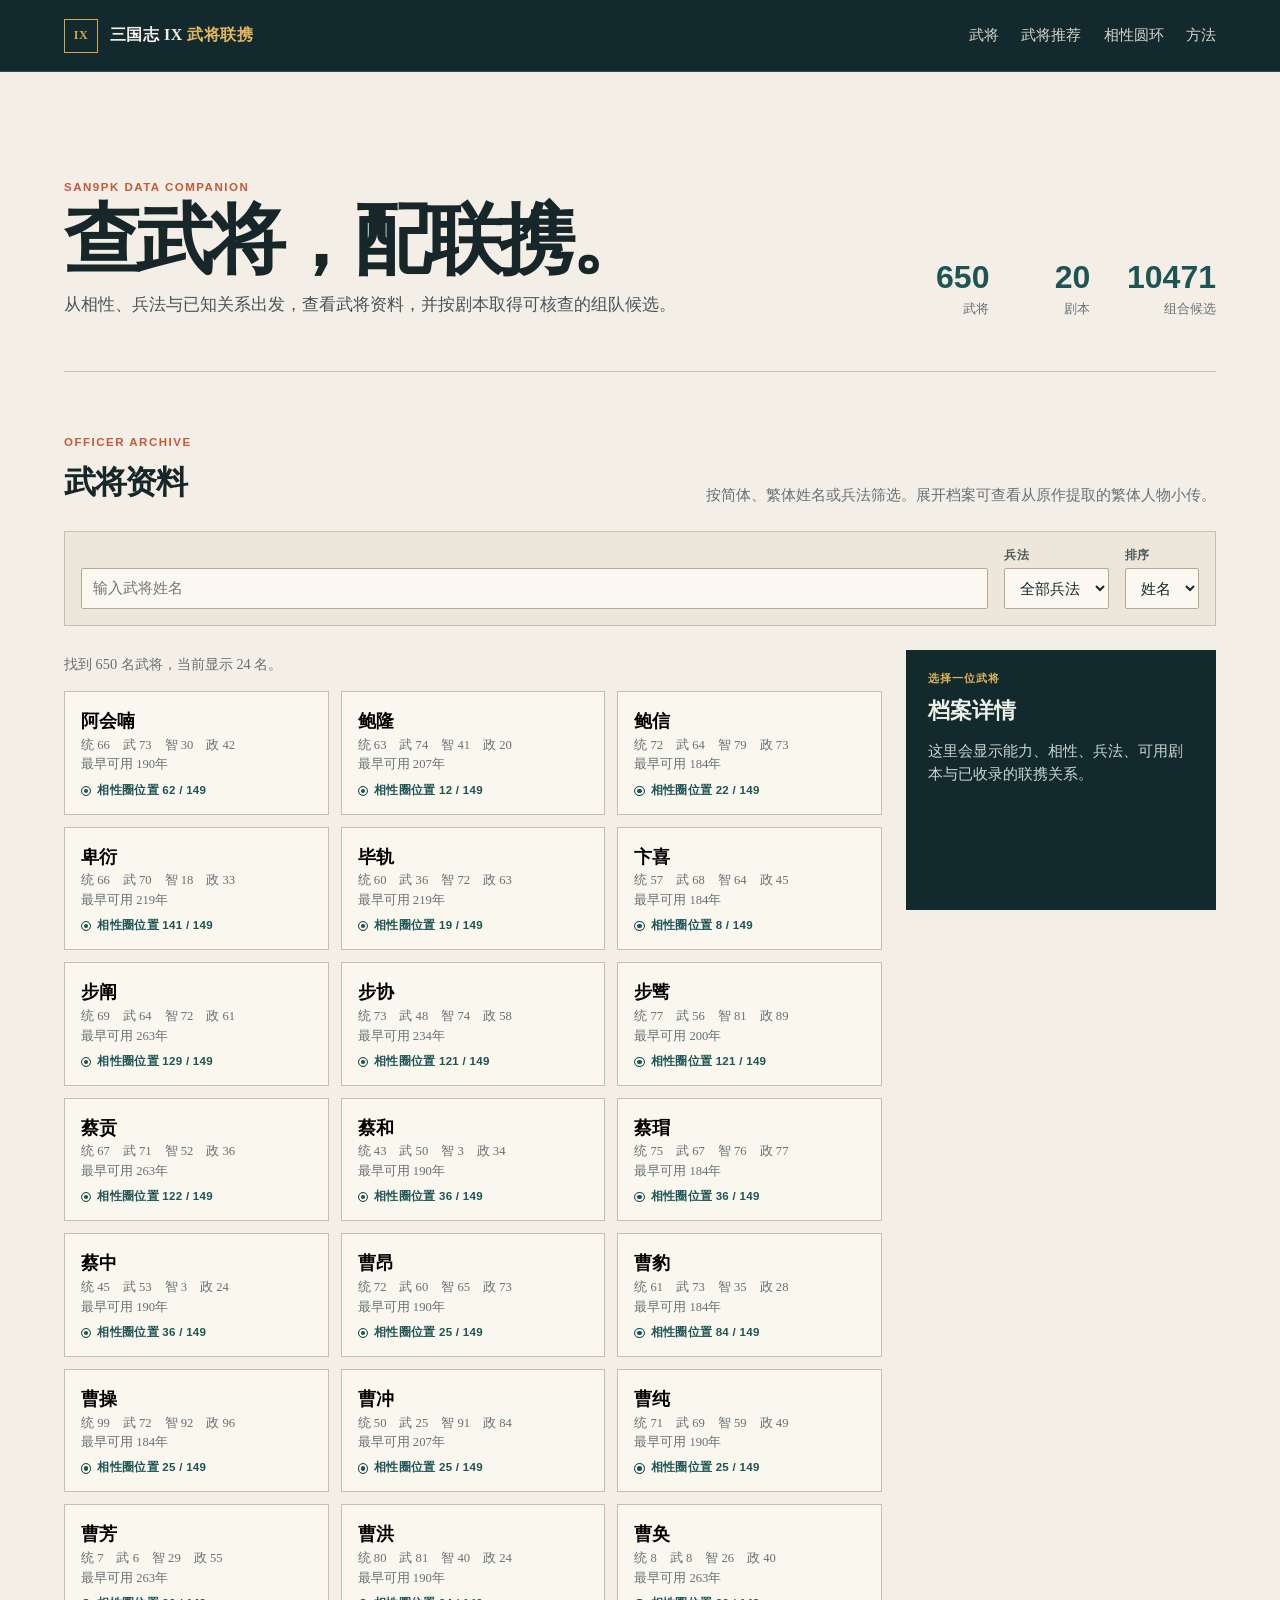
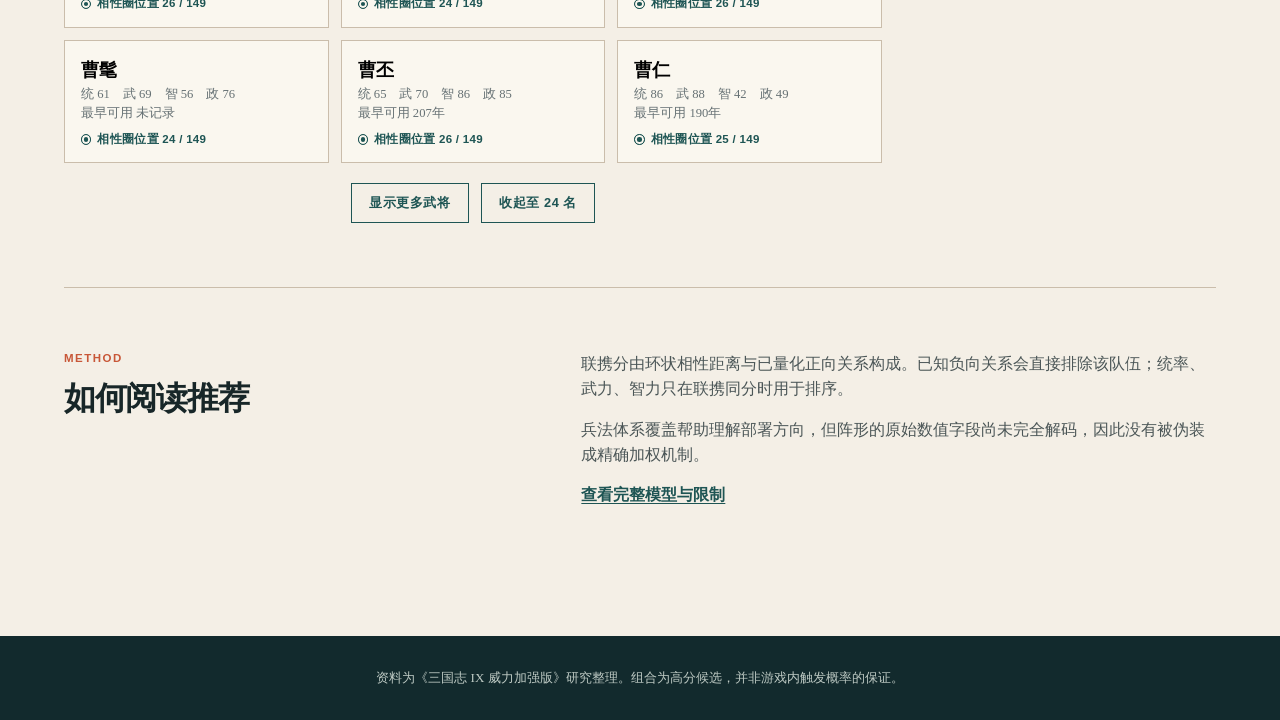
<file: index.html>
<!doctype html>
<html lang="zh-Hans">
  <head>
    <meta charset="UTF-8" />
    <meta name="viewport" content="width=device-width, initial-scale=1.0" />
    <meta name="description" content="《三国志 IX 威力加强版》武将资料、兵法联携与剧本组合推荐。" />
    <title>三国志 IX 武将联携</title>
    <link rel="icon" type="image/svg+xml" href="assets/favicon.svg" />
    <link rel="stylesheet" href="assets/styles.css?v=20260922.12" />
  </head>
  <body>
    <header class="site-header">
      <a class="brand" href="#top" aria-label="三国志 IX 武将联携首页"><span class="brand-mark">IX</span><span>三国志 IX <em>武将联携</em></span></a>
      <nav aria-label="页面导航"><a href="index.html" aria-current="page">武将</a><a href="recommendations.html">武将推荐</a><a href="affinity.html">相性圆环</a><a href="#method">方法</a></nav>
    </header>
    <main id="top">
      <section class="intro" aria-labelledby="page-title">
        <div><p class="eyebrow">SAN9PK DATA COMPANION</p><h1 id="page-title">查武将，配联携。</h1><p>从相性、兵法与已知关系出发，查看武将资料，并按剧本取得可核查的组队候选。</p></div>
        <dl class="data-counts" aria-label="数据库摘要"><div><dt id="officer-count">—</dt><dd>武将</dd></div><div><dt id="scenario-count">—</dt><dd>剧本</dd></div><div><dt id="recommendation-count">—</dt><dd>组合候选</dd></div></dl>
      </section>
      <section id="officers" class="workspace" aria-labelledby="officers-title">
        <div class="section-heading"><div><p class="eyebrow">OFFICER ARCHIVE</p><h2 id="officers-title">武将资料</h2></div><p>按简体、繁体姓名或兵法筛选。展开档案可查看从原作提取的繁体人物小传。</p></div>
        <div class="filter-row">
          <label class="search-field"><span class="sr-only">搜索武将</span><input id="officer-search" type="search" placeholder="输入武将姓名" autocomplete="off" /></label>
          <label><span>兵法</span><select id="tactic-filter"><option value="">全部兵法</option></select></label>
          <label><span>排序</span><select id="officer-sort"><option value="name">姓名</option><option value="command">统率</option><option value="strength">武力</option><option value="intelligence">智力</option><option value="affinity">相性</option></select></label>
        </div>
        <div class="officer-layout"><div><p id="officer-status" class="result-status" aria-live="polite"></p><div id="officer-list" class="officer-grid"></div><div class="result-actions"><button id="load-more-officers" class="load-more" type="button" hidden>显示更多武将</button><button id="collapse-officers" class="load-more" type="button" hidden>收起至 24 名</button></div></div><aside id="officer-detail" class="detail-panel" aria-live="polite"><p class="panel-kicker">选择一位武将</p><h3>档案详情</h3><p>这里会显示能力、相性、兵法、可用剧本与已收录的联携关系。</p></aside></div>
      </section>
      <section id="method" class="method-section" aria-labelledby="method-title"><div><p class="eyebrow">METHOD</p><h2 id="method-title">如何阅读推荐</h2></div><div class="method-copy"><p>联携分由环状相性距离与已量化正向关系构成。已知负向关系会直接排除该队伍；统率、武力、智力只在联携同分时用于排序。</p><p>兵法体系覆盖帮助理解部署方向，但阵形的原始数值字段尚未完全解码，因此没有被伪装成精确加权机制。</p><a href="docs/linkage-model.md">查看完整模型与限制</a></div></section>
    </main>
    <footer>资料为《三国志 IX 威力加强版》研究整理。组合为高分候选，并非游戏内触发概率的保证。</footer>
    <script type="module" src="assets/app.js?v=20260922.12"></script>
  </body>
</html>
</file>
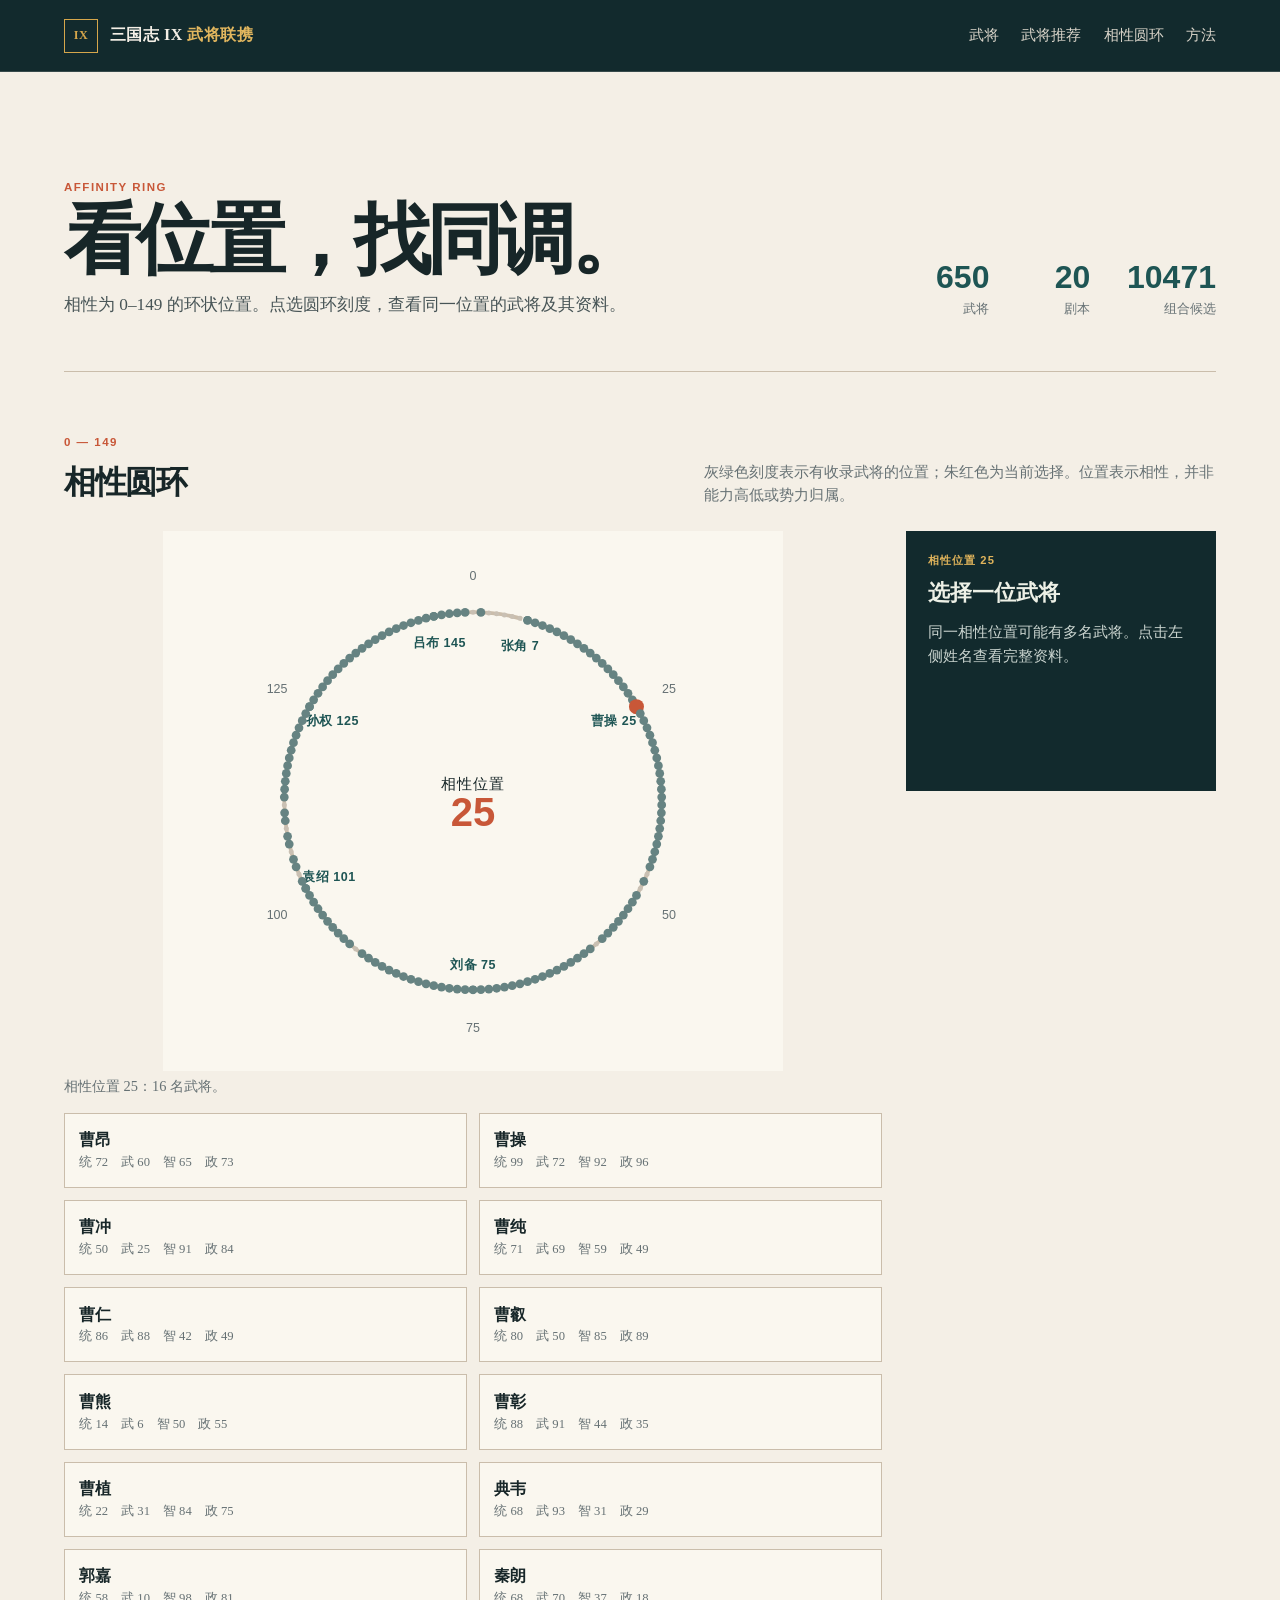
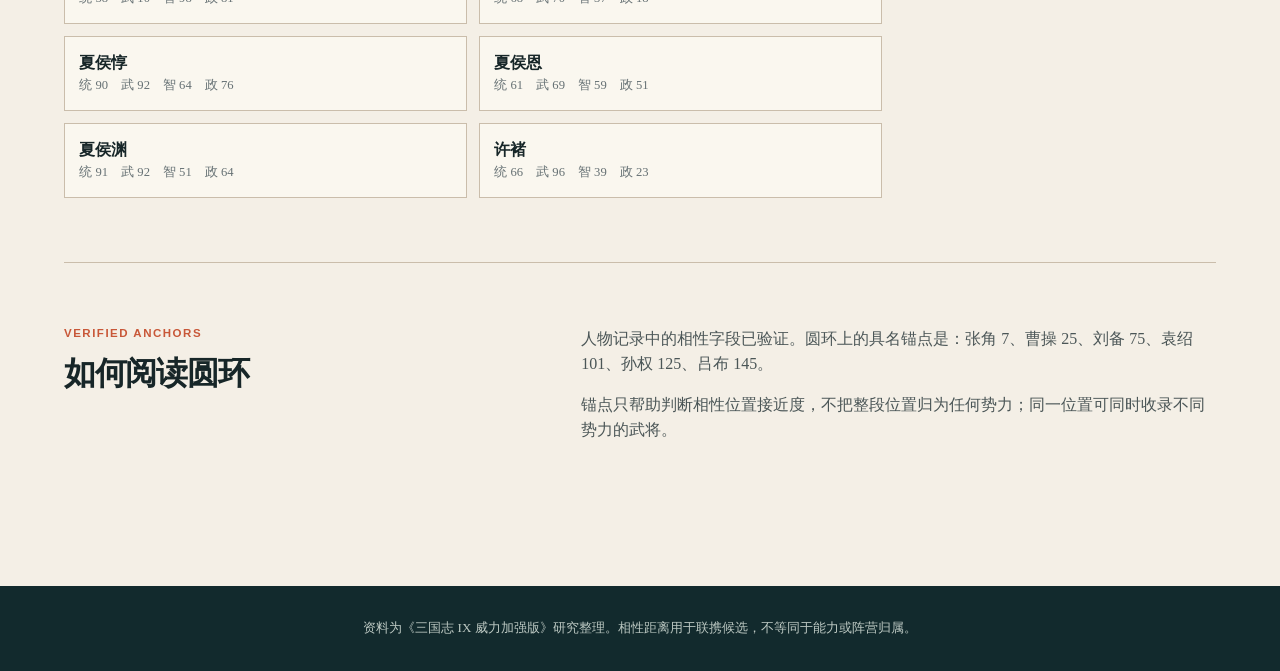
<file: affinity.html>
<!doctype html>
<html lang="zh-Hans">
  <head>
    <meta charset="UTF-8" />
    <meta name="viewport" content="width=device-width, initial-scale=1.0" />
    <meta name="description" content="《三国志 IX 威力加强版》武将相性位置的互动圆环。" />
    <title>相性圆环｜三国志 IX 武将联携</title>
    <link rel="icon" type="image/svg+xml" href="assets/favicon.svg" />
    <link rel="stylesheet" href="assets/styles.css?v=20260922.12" />
  </head>
  <body>
    <header class="site-header">
      <a class="brand" href="index.html" aria-label="三国志 IX 武将联携首页"><span class="brand-mark">IX</span><span>三国志 IX <em>武将联携</em></span></a>
      <nav aria-label="页面导航"><a href="index.html">武将</a><a href="recommendations.html">武将推荐</a><a href="affinity.html" aria-current="page">相性圆环</a><a href="#method">方法</a></nav>
    </header>
    <main id="top">
      <section class="intro" aria-labelledby="page-title">
        <div><p class="eyebrow">AFFINITY RING</p><h1 id="page-title">看位置，找同调。</h1><p>相性为 0–149 的环状位置。点选圆环刻度，查看同一位置的武将及其资料。</p></div>
        <dl class="data-counts" aria-label="数据库摘要"><div><dt id="officer-count">—</dt><dd>武将</dd></div><div><dt id="scenario-count">—</dt><dd>剧本</dd></div><div><dt id="recommendation-count">—</dt><dd>组合候选</dd></div></dl>
      </section>
      <section class="workspace" aria-labelledby="affinity-title">
        <div class="section-heading"><div><p class="eyebrow">0 — 149</p><h2 id="affinity-title">相性圆环</h2></div><p>灰绿色刻度表示有收录武将的位置；朱红色为当前选择。位置表示相性，并非能力高低或势力归属。</p></div>
        <div class="affinity-layout"><div><div id="affinity-ring" class="affinity-ring-wrap"></div><p id="affinity-status" class="result-status" aria-live="polite"></p><div id="affinity-officer-list" class="affinity-officer-list"></div></div><aside id="affinity-detail" class="detail-panel" aria-live="polite"></aside></div>
      </section>
      <section id="method" class="method-section" aria-labelledby="method-title"><div><p class="eyebrow">VERIFIED ANCHORS</p><h2 id="method-title">如何阅读圆环</h2></div><div class="method-copy"><p>人物记录中的相性字段已验证。圆环上的具名锚点是：张角 7、曹操 25、刘备 75、袁绍 101、孙权 125、吕布 145。</p><p>锚点只帮助判断相性位置接近度，不把整段位置归为任何势力；同一位置可同时收录不同势力的武将。</p></div></section>
    </main>
    <footer>资料为《三国志 IX 威力加强版》研究整理。相性距离用于联携候选，不等同于能力或阵营归属。</footer>
    <script type="module" src="assets/app.js?v=20260922.12"></script>
  </body>
</html>
</file>
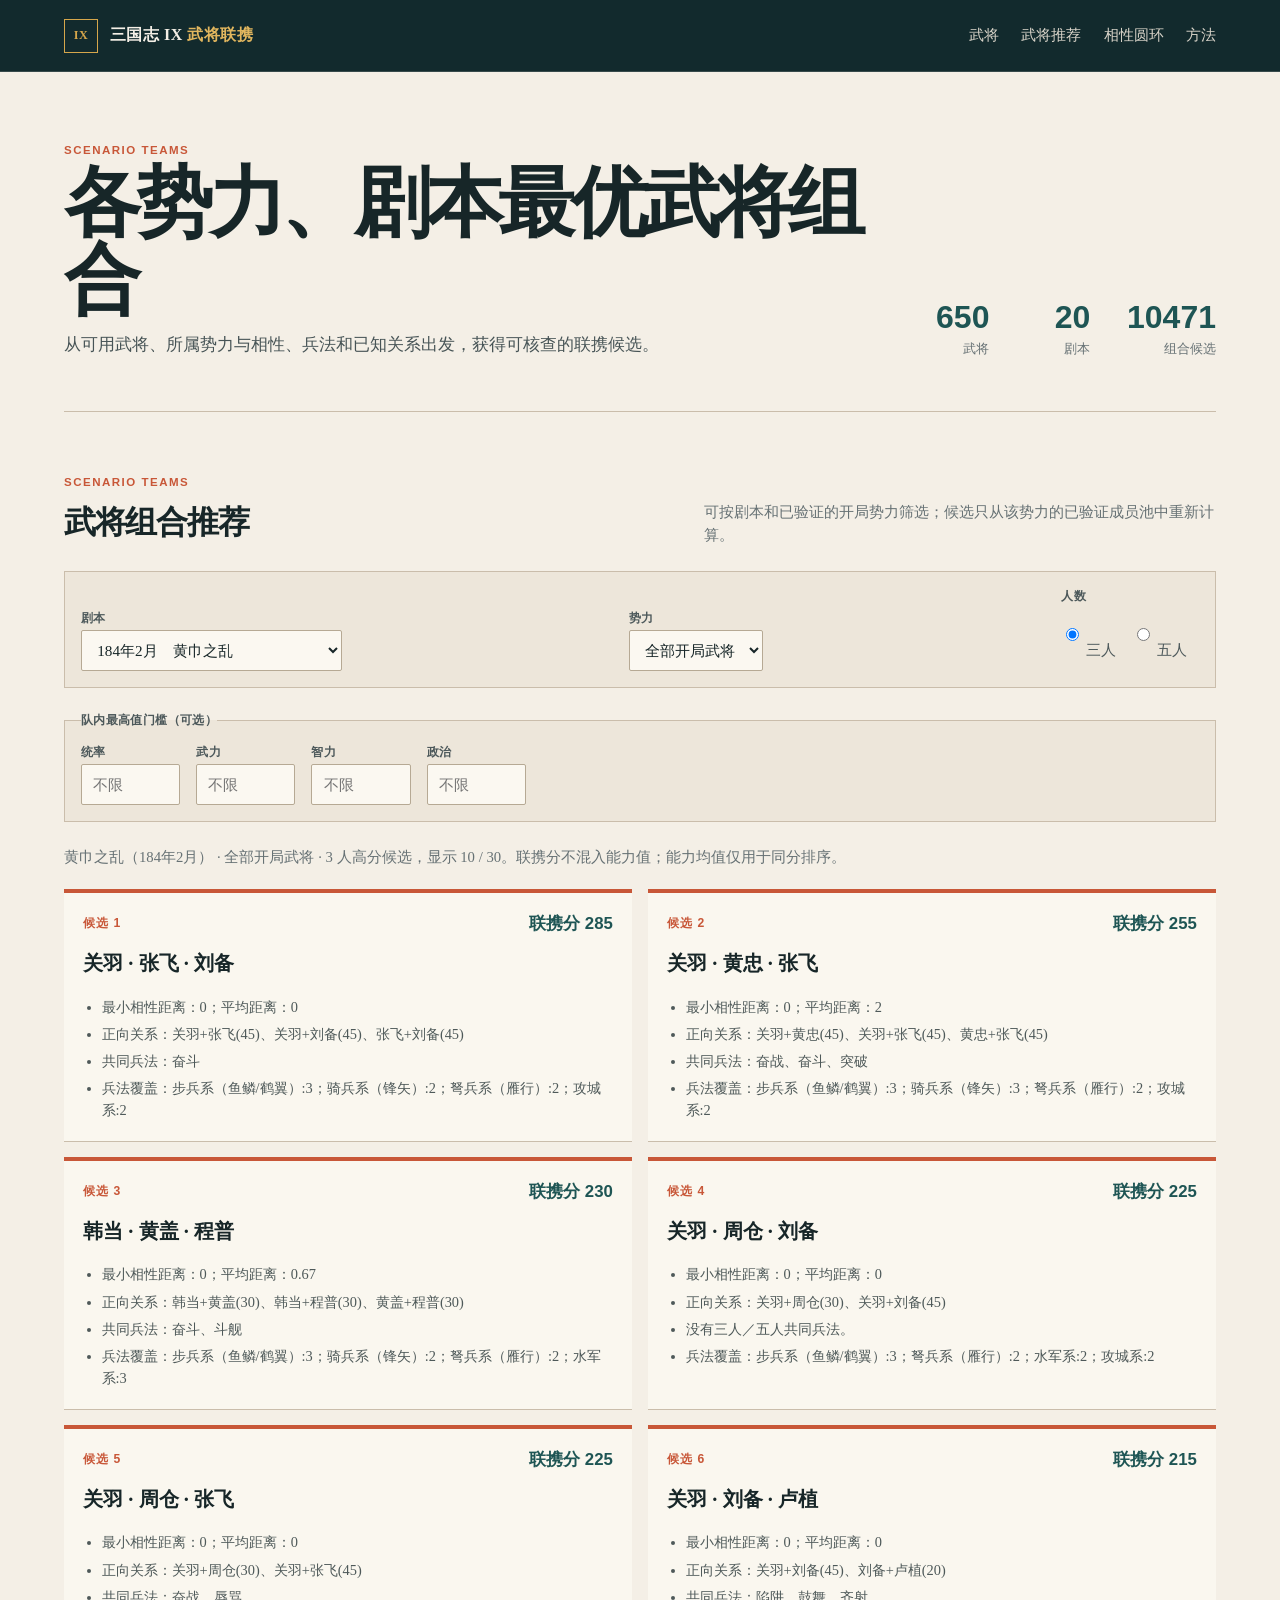
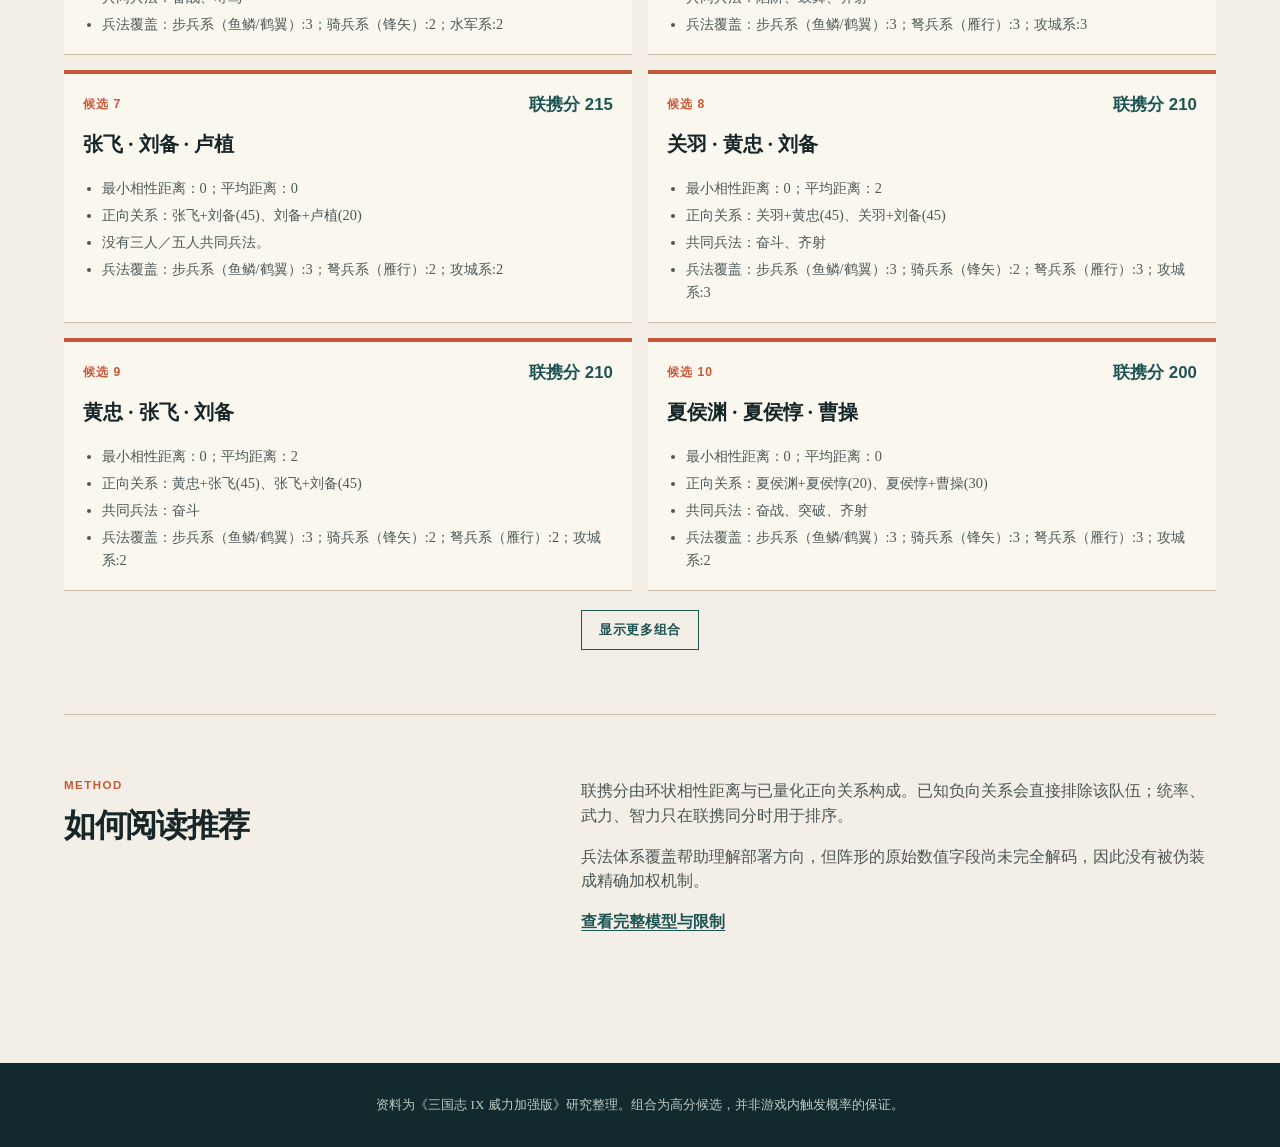
<file: recommendations.html>
<!doctype html>
<html lang="zh-Hans">
  <head>
    <meta charset="UTF-8" />
    <meta name="viewport" content="width=device-width, initial-scale=1.0" />
    <meta name="description" content="《三国志 IX 威力加强版》按剧本与势力筛选的武将联携组合推荐。" />
    <title>武将组合推荐｜三国志 IX 武将联携</title>
    <link rel="icon" type="image/svg+xml" href="assets/favicon.svg" />
    <link rel="stylesheet" href="assets/styles.css?v=20260922.12" />
  </head>
  <body>
    <header class="site-header">
      <a class="brand" href="index.html" aria-label="三国志 IX 武将联携首页"><span class="brand-mark">IX</span><span>三国志 IX <em>武将联携</em></span></a>
      <nav aria-label="页面导航"><a href="index.html">武将</a><a href="recommendations.html" aria-current="page">武将推荐</a><a href="affinity.html">相性圆环</a><a href="#method">方法</a></nav>
    </header>
    <main id="top">
      <section class="intro" aria-labelledby="page-title">
        <div><p class="eyebrow">SCENARIO TEAMS</p><h1 id="page-title">各势力、剧本最优武将组合</h1><p>从可用武将、所属势力与相性、兵法和已知关系出发，获得可核查的联携候选。</p></div>
        <dl class="data-counts" aria-label="数据库摘要"><div><dt id="officer-count">—</dt><dd>武将</dd></div><div><dt id="scenario-count">—</dt><dd>剧本</dd></div><div><dt id="recommendation-count">—</dt><dd>组合候选</dd></div></dl>
      </section>
      <section id="recommendations" class="workspace recommendation-workspace" aria-labelledby="recommendations-title">
        <div class="section-heading"><div><p class="eyebrow">SCENARIO TEAMS</p><h2 id="recommendations-title">武将组合推荐</h2></div><p>可按剧本和已验证的开局势力筛选；候选只从该势力的已验证成员池中重新计算。</p></div>
        <div class="filter-row scenario-controls"><label><span>剧本</span><select id="scenario-filter"></select></label><label><span>势力</span><select id="faction-filter"></select></label><fieldset class="team-size-control"><legend>人数</legend><label><input type="radio" name="team-size" value="3" checked /> 三人</label><label><input type="radio" name="team-size" value="5" /> 五人</label></fieldset></div>
        <fieldset class="ability-thresholds"><legend>队内最高值门槛（可选）</legend><label><span>统率</span><input id="threshold-command" type="number" min="0" max="100" inputmode="numeric" placeholder="不限" /></label><label><span>武力</span><input id="threshold-strength" type="number" min="0" max="100" inputmode="numeric" placeholder="不限" /></label><label><span>智力</span><input id="threshold-intelligence" type="number" min="0" max="100" inputmode="numeric" placeholder="不限" /></label><label><span>政治</span><input id="threshold-politics" type="number" min="0" max="100" inputmode="numeric" placeholder="不限" /></label></fieldset>
        <div id="recommendation-note" class="recommendation-note"></div><div id="recommendation-list" class="recommendation-grid"></div><button id="load-more-recommendations" class="load-more" type="button" hidden>显示更多组合</button>
      </section>
      <section id="method" class="method-section" aria-labelledby="method-title"><div><p class="eyebrow">METHOD</p><h2 id="method-title">如何阅读推荐</h2></div><div class="method-copy"><p>联携分由环状相性距离与已量化正向关系构成。已知负向关系会直接排除该队伍；统率、武力、智力只在联携同分时用于排序。</p><p>兵法体系覆盖帮助理解部署方向，但阵形的原始数值字段尚未完全解码，因此没有被伪装成精确加权机制。</p><a href="docs/linkage-model.md">查看完整模型与限制</a></div></section>
    </main>
    <footer>资料为《三国志 IX 威力加强版》研究整理。组合为高分候选，并非游戏内触发概率的保证。</footer>
    <script type="module" src="assets/app.js?v=20260922.12"></script>
  </body>
</html>
</file>
<file: assets/styles.css>
:root { --ink:#172628; --paper:#f4efe6; --mist:#e6ded1; --jade:#1e5554; --jade-deep:#122a2d; --vermilion:#c85738; --gold:#d5a64b; --muted:#667174; --line:#cabdab; }
* { box-sizing:border-box; }
html { scroll-behavior:smooth; }
body { margin:0; color:var(--ink); background:var(--paper); font:16px/1.55 Georgia, "Noto Serif CJK SC", "Songti SC", serif; }
button, input, select { font:inherit; }
a { color:inherit; text-underline-offset:3px; }
.site-header { min-height:72px; padding:0 5vw; display:flex; justify-content:space-between; align-items:center; border-bottom:1px solid rgba(244,239,230,.16); background:var(--jade-deep); color:var(--paper); }
.brand { display:flex; gap:.75rem; align-items:center; font-weight:700; letter-spacing:.03em; text-decoration:none; }
.brand em { color:#e1b65e; font-style:normal; }
.brand-mark { display:grid; place-items:center; width:34px; height:34px; border:1px solid var(--gold); color:var(--gold); font-size:.76rem; letter-spacing:.04em; }
nav { display:flex; gap:1.4rem; font-size:.92rem; }
nav a { text-decoration:none; color:#d9d4c9; }
nav a:hover { color:#fff; }
main { max-width:1280px; margin:auto; padding:0 5vw 4rem; }
.intro { min-height:300px; padding:4.5rem 0 3.25rem; display:grid; grid-template-columns:minmax(0,1fr) auto; gap:3rem; align-items:end; border-bottom:1px solid var(--line); }
.eyebrow { margin:0 0 .5rem; font:700 .72rem/1.2 Arial,sans-serif; letter-spacing:.13em; color:var(--vermilion); }
h1,h2,h3,p { margin-top:0; }
h1 { margin-bottom:.8rem; font-size:clamp(2.4rem,6vw,5.2rem); line-height:1; letter-spacing:-.06em; }
h2 { margin-bottom:0; font-size:2rem; letter-spacing:-.04em; }
h3 { font-size:1.35rem; }
.intro > div > p:last-child { max-width:39rem; margin-bottom:0; color:#475456; font-size:1.08rem; }
.data-counts { display:flex; gap:2.3rem; margin:0; text-align:right; }
.data-counts div { min-width:64px; }
.data-counts dt { font:700 2rem/1 Arial,sans-serif; color:var(--jade); }
.data-counts dd { margin:.35rem 0 0; color:var(--muted); font-size:.82rem; }
.workspace { padding:4rem 0; border-bottom:1px solid var(--line); }
.section-heading { display:flex; justify-content:space-between; gap:2rem; align-items:end; margin-bottom:1.5rem; }
.section-heading > p { max-width:32rem; margin:0; color:var(--muted); font-size:.94rem; }
.filter-row { display:flex; gap:1rem; align-items:end; margin-bottom:1.5rem; padding:1rem; border:1px solid var(--line); background:#ede6da; }
.filter-row label { display:grid; gap:.3rem; color:#4c585a; font:700 .76rem/1.2 Arial,sans-serif; letter-spacing:.03em; }
.filter-row input,.filter-row select { height:2.55rem; border:1px solid #b6a994; border-radius:2px; padding:0 .7rem; color:var(--ink); background:#fbf8f1; font:400 .95rem Georgia,serif; }
.search-field { flex:1; min-width:220px; }
.search-field input { width:100%; }
.result-status { margin:.2rem 0 1rem; color:var(--muted); font-size:.9rem; }
.load-more { display:block; margin:1.25rem auto 0; padding:.65rem 1.1rem; border:1px solid var(--jade); background:transparent; color:var(--jade); cursor:pointer; font:700 .8rem Arial,sans-serif; letter-spacing:.04em; }
.load-more:hover { background:var(--jade); color:var(--paper); }
.result-actions { display:flex; justify-content:center; gap:.75rem; }
.result-actions .load-more { margin-left:0; margin-right:0; }
.officer-layout { display:grid; grid-template-columns:minmax(0,1fr) 310px; gap:1.5rem; }
.officer-grid { display:grid; grid-template-columns:repeat(3,minmax(0,1fr)); gap:.75rem; }
.officer-card { display:block; width:100%; padding:1rem; border:1px solid var(--line); background:#faf7ef; text-align:left; cursor:pointer; transition:transform .15s, box-shadow .15s; }
.officer-card:hover,.officer-card[aria-pressed="true"] { transform:translateY(-2px); box-shadow:4px 5px 0 rgba(30,85,84,.2); border-color:var(--jade); }
.officer-card strong { display:block; font-size:1.12rem; }
.officer-card span { display:block; color:var(--muted); font-size:.79rem; }
.officer-card .affinity-position { display:flex; align-items:center; gap:.38rem; margin-top:.55rem; color:var(--jade); font:700 .72rem/1.2 Arial,sans-serif; letter-spacing:.025em; }
.affinity-position::before { content:""; width:.52rem; height:.52rem; border:1px solid var(--jade); border-radius:50%; box-shadow:inset 0 0 0 .12rem #faf7ef; background:var(--jade); }
.detail-panel { position:sticky; top:1rem; align-self:start; min-height:260px; padding:1.35rem; background:var(--jade-deep); color:#edf0e6; }
.detail-panel .panel-kicker { margin-bottom:.55rem; color:#dfb35b; font:700 .7rem Arial,sans-serif; letter-spacing:.1em; }
.detail-panel h3 { margin-bottom:.7rem; }
.traditional-name { margin-left:.45rem; color:#cbd5d0; font-size:.85rem; font-weight:400; white-space:nowrap; }
.detail-panel p:last-child { margin-bottom:0; color:#cbd5d0; font-size:.93rem; }
.detail-list { margin:1rem 0 0; padding:0; list-style:none; }
.detail-list li { padding:.5rem 0; border-top:1px solid rgba(255,255,255,.16); }
.detail-list b { color:#dfb35b; font:700 .76rem Arial,sans-serif; letter-spacing:.04em; }
.original-biography { margin-top:1.35rem; padding-top:1rem; border-top:1px solid rgba(255,255,255,.16); }
.original-biography .panel-kicker { margin-bottom:.4rem; }
.original-biography p:last-child { margin:0; color:#edf0e6; font-size:.9rem; line-height:1.65; }
.tag { display:inline-block; margin:.12rem .22rem .12rem 0; padding:.18rem .4rem; background:rgba(220,233,225,.12); color:#e9eee8; font-size:.78rem; }
.relationship-positive { color:#eac26d; }
.relationship-negative { color:#ffad91; }
.scenario-controls { justify-content:space-between; }
.ability-thresholds { display:flex; flex-wrap:wrap; gap:1rem; align-items:end; margin:0 0 1.5rem; padding:1rem; border:1px solid var(--line); background:#ede6da; }
.ability-thresholds legend { padding:0; color:#4c585a; font:700 .76rem Arial,sans-serif; letter-spacing:.03em; }
.ability-thresholds label { display:grid; gap:.3rem; color:#4c585a; font:700 .76rem/1.2 Arial,sans-serif; letter-spacing:.03em; }
.ability-thresholds input { width:6.2rem; height:2.55rem; border:1px solid #b6a994; border-radius:2px; padding:0 .7rem; color:var(--ink); background:#fbf8f1; font:400 .95rem Georgia,serif; }
.team-size-control { display:flex; gap:1rem; align-items:center; margin:0; border:0; }
.team-size-control legend { padding:0; color:#4c585a; font:700 .76rem Arial,sans-serif; letter-spacing:.03em; }
.team-size-control label { display:block; font:400 .95rem Georgia,serif; letter-spacing:0; }
.recommendation-note { margin-bottom:1.25rem; color:var(--muted); font-size:.92rem; }
.recommendation-grid { display:grid; grid-template-columns:repeat(2,minmax(0,1fr)); gap:1rem; }
.affinity-layout { display:grid; grid-template-columns:minmax(0,1fr) 310px; gap:1.5rem; align-items:start; }
.affinity-ring-wrap { max-width:620px; margin:auto; padding:1.25rem; background:#faf7ef; }
#affinity-ring svg { display:block; width:100%; max-width:500px; margin:auto; }
.affinity-guide { fill:none; stroke:var(--line); stroke-width:3; }
.affinity-ring-hit-target { fill:none; stroke:transparent; stroke-width:24; cursor:pointer; pointer-events:stroke; }
.affinity-tick { fill:#c9c0b3; cursor:pointer; outline:none; }
.affinity-tick.has-officers { fill:#668382; }
.affinity-tick:hover,.affinity-tick:focus,.affinity-tick.is-selected { fill:var(--vermilion); }
.affinity-center,.affinity-value,.affinity-label,.affinity-anchor { fill:var(--ink); font-family:Arial,sans-serif; text-anchor:middle; }
.affinity-center { font-size:12px; letter-spacing:1px; }
.affinity-value { fill:var(--vermilion); font-size:32px; font-weight:700; }
.affinity-label { fill:var(--muted); font-size:10px; }
.affinity-anchor { fill:var(--jade); font-size:10px; font-weight:700; letter-spacing:.04em; pointer-events:none; }
.affinity-anchor-marker { fill:var(--jade); stroke:#faf7ef; stroke-width:1.5; pointer-events:none; }
.affinity-officer-list { display:grid; grid-template-columns:repeat(2,minmax(0,1fr)); gap:.75rem; }
.affinity-officer { padding:.9rem; border:1px solid var(--line); background:#faf7ef; color:var(--ink); text-align:left; cursor:pointer; }
.affinity-officer:hover,.affinity-officer[aria-pressed="true"] { border-color:var(--jade); box-shadow:3px 4px 0 rgba(30,85,84,.16); }
.affinity-officer strong,.affinity-officer span { display:block; }
.affinity-officer span { color:var(--muted); font-size:.79rem; }
.team-card { padding:1.2rem; border-top:4px solid var(--vermilion); background:#faf7ef; box-shadow:0 1px 0 var(--line); }
.team-card header { display:flex; justify-content:space-between; align-items:center; margin-bottom:.8rem; }
.rank { color:var(--vermilion); font:700 .76rem Arial,sans-serif; letter-spacing:.08em; }
.score { font:700 1.05rem Arial,sans-serif; color:var(--jade); }
.team-members { margin:0 0 1rem; font-size:1.28rem; font-weight:700; }
.reason-list { margin:0; padding-left:1.15rem; color:#4e5959; font-size:.9rem; }
.reason-list li+li { margin-top:.3rem; }
.method-section { display:grid; grid-template-columns:1fr 1.4fr; gap:4rem; padding:4rem 0; }
.method-copy { max-width:45rem; color:#4b5657; }
.method-copy a { color:var(--jade); font-weight:700; }
.sr-only { position:absolute; width:1px; height:1px; padding:0; margin:-1px; overflow:hidden; clip:rect(0,0,0,0); white-space:nowrap; border:0; }
footer { padding:2rem 5vw; background:var(--jade-deep); color:#bdc9c3; font-size:.82rem; text-align:center; }
@media (max-width:850px) { .intro,.section-heading,.method-section { grid-template-columns:1fr; display:grid; } .data-counts { text-align:left; } .officer-layout,.affinity-layout { grid-template-columns:1fr; } .detail-panel { position:static; } .officer-grid,.affinity-officer-list { grid-template-columns:repeat(2,minmax(0,1fr)); } .section-heading { align-items:start; } .recommendation-grid { grid-template-columns:1fr; } }
@media (max-width:600px) { body { font-size:16px; } .site-header { padding:0 1.2rem; } .site-header nav { gap:.75rem; font-size:.8rem; } .brand em { display:none; } main { padding:0 1.2rem 3rem; } .intro { padding:3.2rem 0 2.5rem; } .filter-row { align-items:stretch; flex-direction:column; } .scenario-controls { justify-content:initial; } .ability-thresholds { align-items:stretch; flex-direction:column; } .ability-thresholds input { width:100%; } .officer-grid { grid-template-columns:1fr; } .data-counts { gap:1.3rem; } .method-section { gap:1.2rem; padding:3rem 0; } }
</file>
